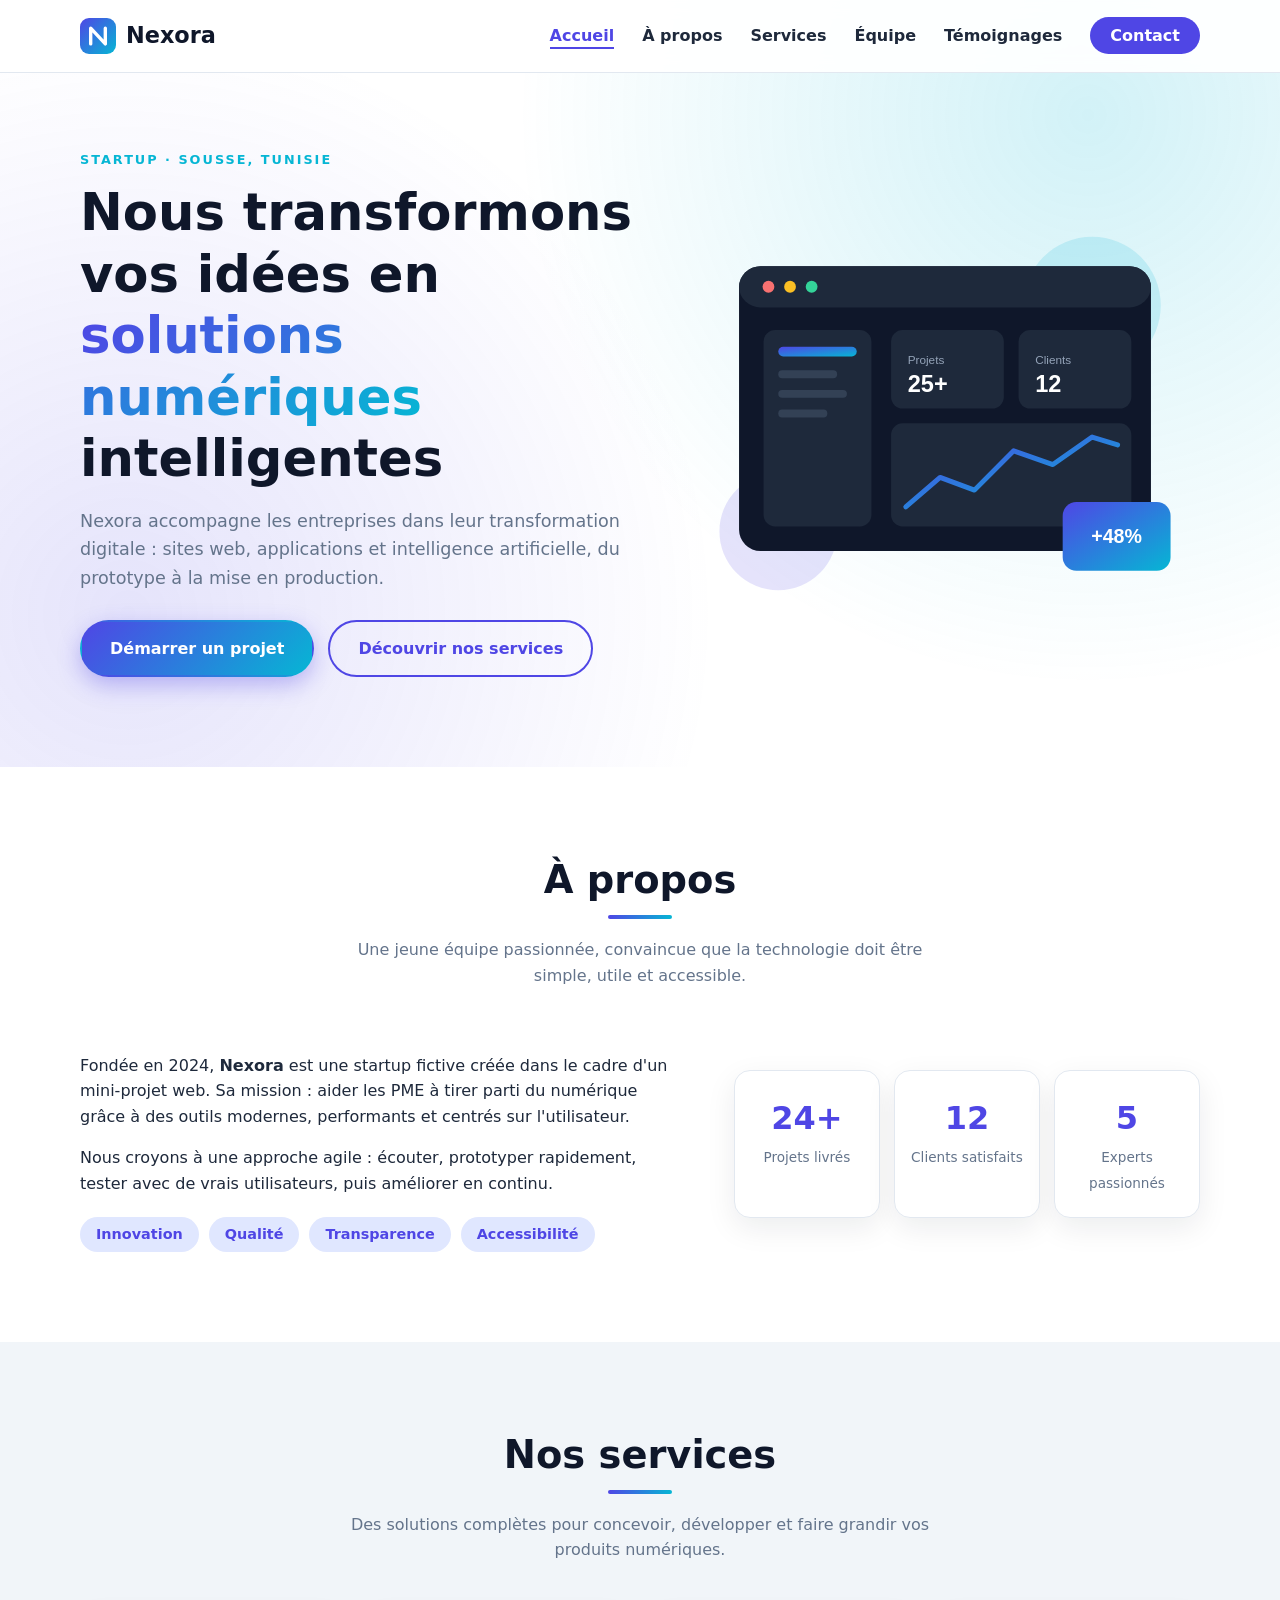
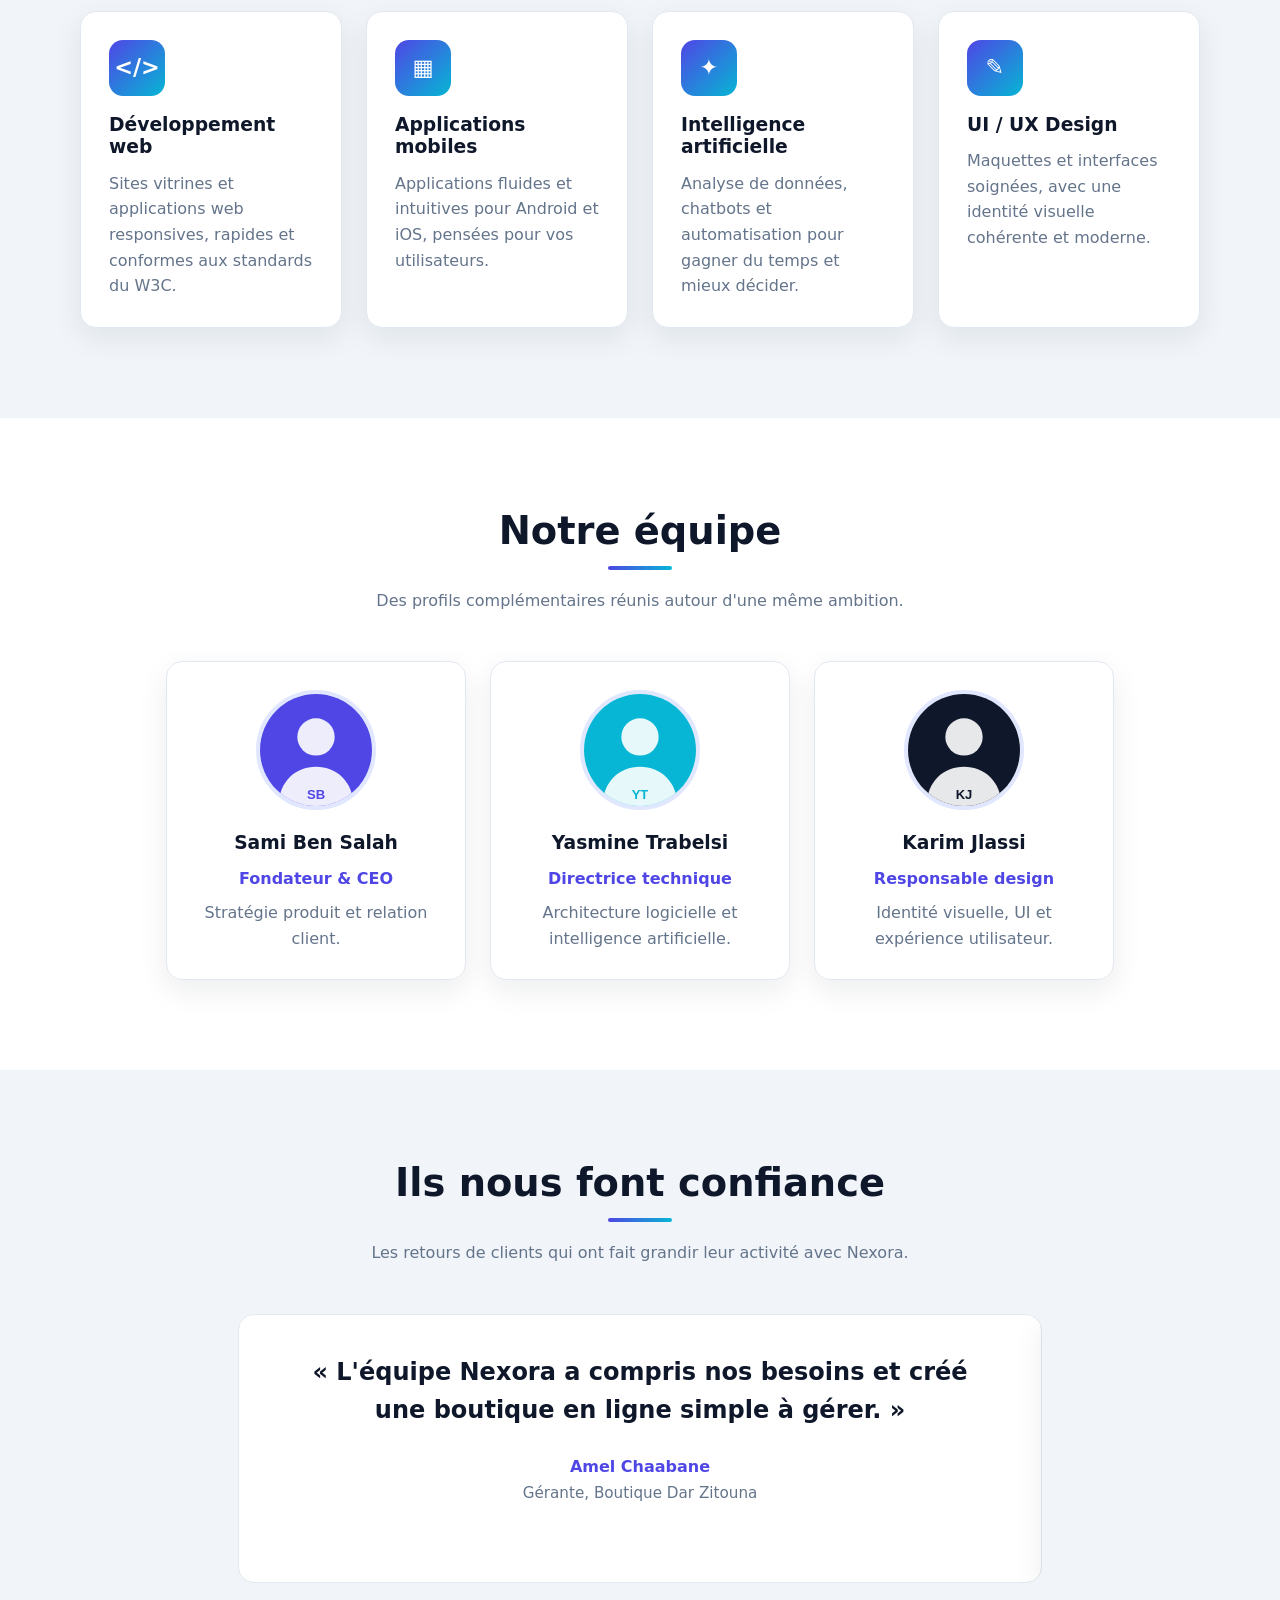
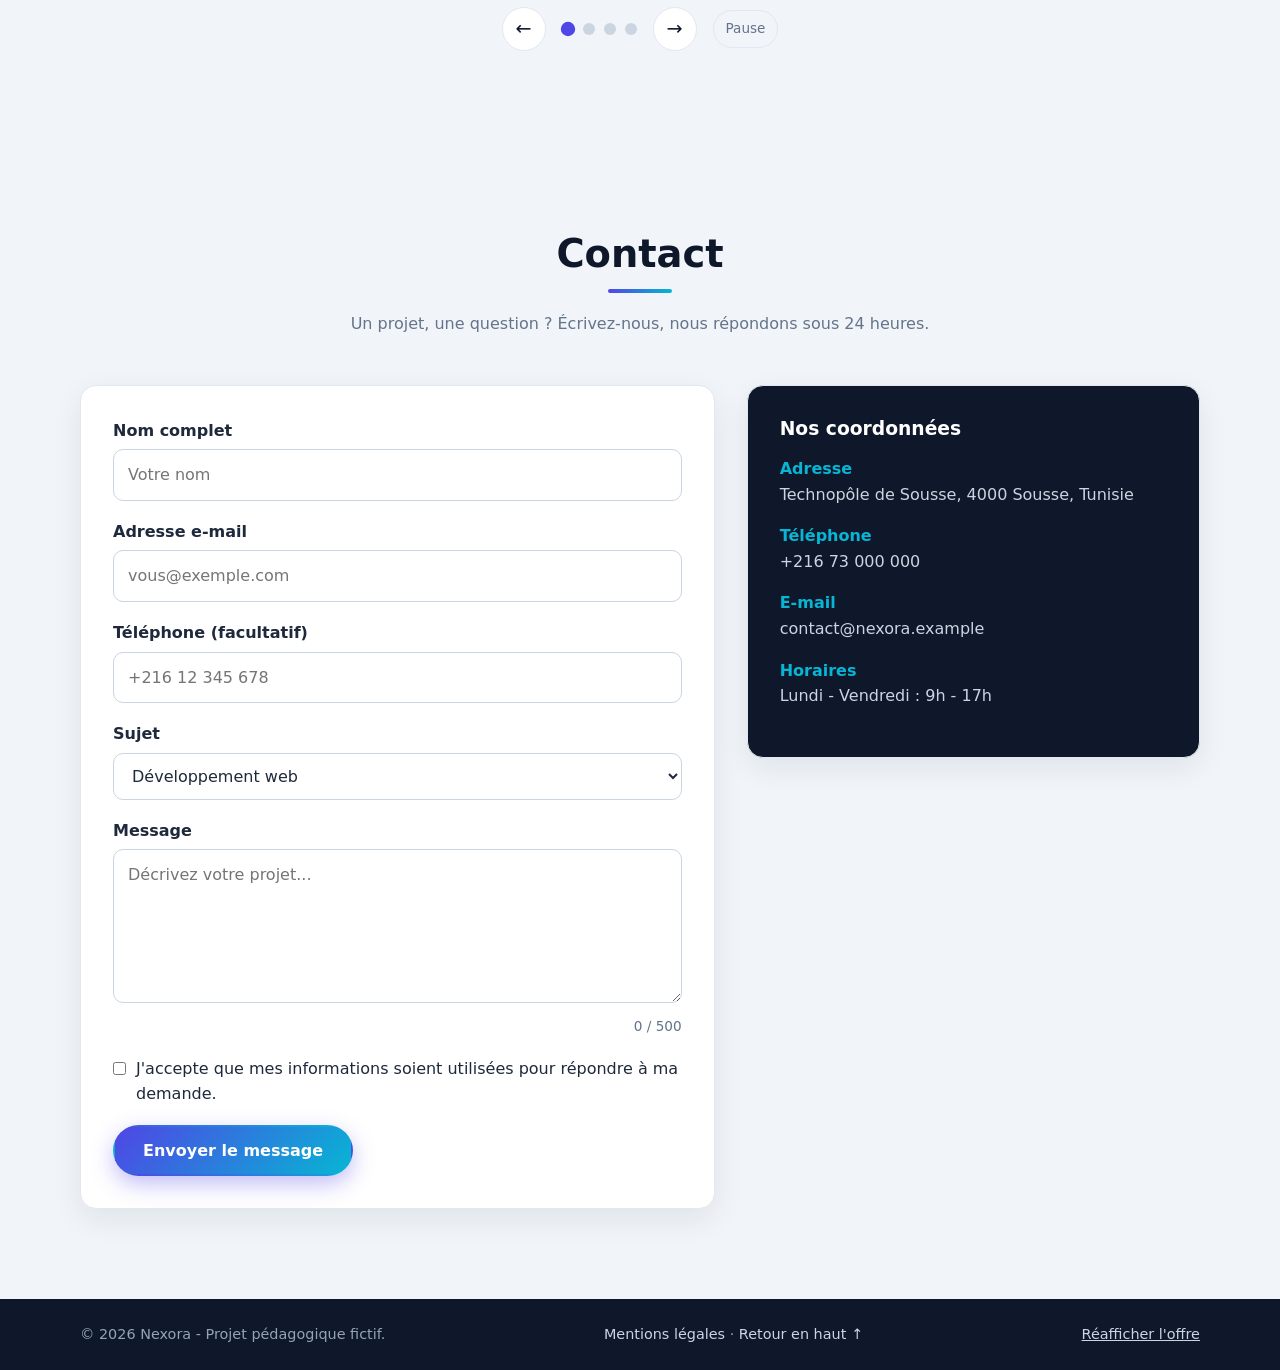
<file: index.html>
<!DOCTYPE html>
<html lang="fr">
<head>
  <meta charset="utf-8">
  <meta name="viewport" content="width=device-width, initial-scale=1">
  <meta name="description" content="Nexora, startup tunisienne de solutions numériques intelligentes : développement web, applications mobiles, IA et conseil.">
  <meta property="og:title" content="Nexora - Startup de solutions numériques">
  <meta property="og:description" content="Nexora accompagne les entreprises dans leur transformation digitale à Sousse, Tunisie.">
  <meta property="og:image" content="https://nerminekouki1.github.io/nexora-landing-page/images/hero.svg">
  <meta property="og:type" content="website">
  <link rel="canonical" href="https://nerminekouki1.github.io/nexora-landing-page/">
  <title>Nexora - Startup de solutions numériques</title>
  <link rel="icon" href="images/logo.svg" type="image/svg+xml">
  <link rel="stylesheet" href="style.css">
  <script>document.documentElement.classList.add('js');</script>
  <script type="application/ld+json">
  {
    "@context": "https://schema.org",
    "@type": "Organization",
    "name": "Nexora",
    "description": "Startup fictive de solutions numériques à Sousse, Tunisie.",
    "address": {
      "@type": "PostalAddress",
      "streetAddress": "Technopôle de Sousse",
      "postalCode": "4000",
      "addressLocality": "Sousse",
      "addressCountry": "TN"
    },
    "email": "contact@nexora.example",
    "telephone": "+216 73 000 000"
  }
  </script>
</head>
<body>
  <a href="#contenu-principal" class="skip-link">Aller au contenu principal</a>

  <header class="site-header">
    <div class="container bar">
      <a class="logo" href="#accueil">
        <img src="images/logo.svg" alt="" width="36" height="36">
        <span>Nexora</span>
      </a>
      <input type="checkbox" id="menu-toggle" class="menu-toggle" aria-label="Afficher le menu" aria-controls="main-menu">
      <label for="menu-toggle" class="burger" title="Menu"><span></span></label>
      <nav id="main-menu" class="main-nav" aria-label="Navigation principale">
        <ul>
          <li><a href="#accueil">Accueil</a></li>
          <li><a href="#apropos">À propos</a></li>
          <li><a href="#services">Services</a></li>
          <li><a href="#equipe">Équipe</a></li>
          <li><a href="#temoignages">Témoignages</a></li>
          <li><a class="btn-nav" href="#contact">Contact</a></li>
        </ul>
      </nav>
    </div>
  </header>

  <main id="contenu-principal">
    <section id="accueil" class="hero" aria-labelledby="titre-accueil">
      <div class="container hero-grid">
        <div class="hero-text">
          <p class="eyebrow">Startup · Sousse, Tunisie</p>
          <h1 id="titre-accueil">Nous transformons vos idées en <span class="accent">solutions numériques</span> intelligentes</h1>
          <p class="lead">Nexora accompagne les entreprises dans leur transformation digitale : sites web, applications et intelligence artificielle, du prototype à la mise en production.</p>
          <div class="actions">
            <a class="btn btn-primary" href="#contact">Démarrer un projet</a>
            <a class="btn btn-ghost" href="#services">Découvrir nos services</a>
          </div>
        </div>
        <div class="hero-visual" data-reveal>
          <img src="images/hero.svg" alt="Illustration d'un tableau de bord analytique" width="520" height="400">
        </div>
      </div>
    </section>

    <section id="apropos" class="section" aria-labelledby="titre-apropos" data-reveal>
      <div class="container">
        <h2 id="titre-apropos" class="section-title">À propos</h2>
        <p class="section-intro">Une jeune équipe passionnée, convaincue que la technologie doit être simple, utile et accessible.</p>
        <div class="about-grid">
          <div class="about-text">
            <p>Fondée en 2024, <strong>Nexora</strong> est une startup fictive créée dans le cadre d'un mini-projet web. Sa mission : aider les PME à tirer parti du numérique grâce à des outils modernes, performants et centrés sur l'utilisateur.</p>
            <p>Nous croyons à une approche agile : écouter, prototyper rapidement, tester avec de vrais utilisateurs, puis améliorer en continu.</p>
            <ul class="values">
              <li>Innovation</li>
              <li>Qualité</li>
              <li>Transparence</li>
              <li>Accessibilité</li>
            </ul>
          </div>
          <div class="stats" aria-label="Chiffres clés">
            <div class="stat"><strong data-count="25" data-suffix="+">25+</strong><span>Projets livrés</span></div>
            <div class="stat"><strong data-count="12">12</strong><span>Clients satisfaits</span></div>
            <div class="stat"><strong data-count="5">5</strong><span>Experts passionnés</span></div>
          </div>
        </div>
      </div>
    </section>

    <section id="services" class="section section-alt" aria-labelledby="titre-services" data-reveal>
      <div class="container">
        <h2 id="titre-services" class="section-title">Nos services</h2>
        <p class="section-intro">Des solutions complètes pour concevoir, développer et faire grandir vos produits numériques.</p>
        <div class="cards">
          <article class="card" data-reveal>
            <div class="icon" aria-hidden="true">&lt;/&gt;</div>
            <h3>Développement web</h3>
            <p>Sites vitrines et applications web responsives, rapides et conformes aux standards du W3C.</p>
          </article>
          <article class="card" data-reveal>
            <div class="icon" aria-hidden="true">&#9638;</div>
            <h3>Applications mobiles</h3>
            <p>Applications fluides et intuitives pour Android et iOS, pensées pour vos utilisateurs.</p>
          </article>
          <article class="card" data-reveal>
            <div class="icon" aria-hidden="true">&#10022;</div>
            <h3>Intelligence artificielle</h3>
            <p>Analyse de données, chatbots et automatisation pour gagner du temps et mieux décider.</p>
          </article>
          <article class="card" data-reveal>
            <div class="icon" aria-hidden="true">&#9998;</div>
            <h3>UI / UX Design</h3>
            <p>Maquettes et interfaces soignées, avec une identité visuelle cohérente et moderne.</p>
          </article>
        </div>
      </div>
    </section>

    <section id="equipe" class="section" aria-labelledby="titre-equipe" data-reveal>
      <div class="container">
        <h2 id="titre-equipe" class="section-title">Notre équipe</h2>
        <p class="section-intro">Des profils complémentaires réunis autour d'une même ambition.</p>
        <div class="cards team">
          <article class="card member" data-reveal>
            <img src="images/membre1.svg" alt="Portrait de Sami Ben Salah" width="120" height="120">
            <h3>Sami Ben Salah</h3>
            <p class="role">Fondateur &amp; CEO</p>
            <p>Stratégie produit et relation client.</p>
          </article>
          <article class="card member" data-reveal>
            <img src="images/membre2.svg" alt="Portrait de Yasmine Trabelsi" width="120" height="120">
            <h3>Yasmine Trabelsi</h3>
            <p class="role">Directrice technique</p>
            <p>Architecture logicielle et intelligence artificielle.</p>
          </article>
          <article class="card member" data-reveal>
            <img src="images/membre3.svg" alt="Portrait de Karim Jlassi" width="120" height="120">
            <h3>Karim Jlassi</h3>
            <p class="role">Responsable design</p>
            <p>Identité visuelle, UI et expérience utilisateur.</p>
          </article>
        </div>
      </div>
    </section>

    <section id="temoignages" class="section temoignages section-alt" aria-roledescription="carrousel" aria-label="Témoignages clients" data-reveal>
      <div class="container">
        <h2 id="titre-temoignages" class="section-title">Ils nous font confiance</h2>
        <p class="section-intro">Les retours de clients qui ont fait grandir leur activité avec Nexora.</p>
        <div class="carousel" role="group" aria-labelledby="titre-temoignages" tabindex="0">
          <div class="carousel-viewport">
            <div class="carousel-track">
              <div class="testimonial" role="group" aria-roledescription="diapositive" aria-label="1 sur 4">
                <blockquote>« L'équipe Nexora a compris nos besoins et créé une boutique en ligne simple à gérer. »</blockquote>
                <p class="testimonial-author"><strong>Amel Chaabane</strong><span>Gérante, Boutique Dar Zitouna</span></p>
              </div>
              <div class="testimonial" role="group" aria-roledescription="diapositive" aria-label="2 sur 4">
                <blockquote>« Notre nouvelle présence numérique nous permet de mieux présenter nos services et de gagner du temps. »</blockquote>
                <p class="testimonial-author"><strong>Walid Ben Amor</strong><span>Directeur, Sousse Conseil</span></p>
              </div>
              <div class="testimonial" role="group" aria-roledescription="diapositive" aria-label="3 sur 4">
                <blockquote>« Une collaboration fluide et une application mobile qui répond vraiment aux attentes de nos clients. »</blockquote>
                <p class="testimonial-author"><strong>Rim Gharbi</strong><span>Fondatrice, Green Market</span></p>
              </div>
              <div class="testimonial" role="group" aria-roledescription="diapositive" aria-label="4 sur 4">
                <blockquote>« Une équipe à l'écoute, des conseils concrets et un résultat soigné livré dans les délais. »</blockquote>
                <p class="testimonial-author"><strong>Hatem Karray</strong><span>Responsable, Atelier K</span></p>
              </div>
            </div>
          </div>
          <div class="carousel-controls">
            <button class="carousel-arrow carousel-prev" type="button" aria-label="Témoignage précédent">&#8592;</button>
            <div class="carousel-dots" aria-label="Choisir un témoignage"></div>
            <button class="carousel-arrow carousel-next" type="button" aria-label="Témoignage suivant">&#8594;</button>
            <button class="btn-pause" type="button" aria-label="Mettre en pause le carrousel">Pause</button>
          </div>
          <p class="visually-hidden carousel-status" aria-live="polite" aria-atomic="true"></p>
        </div>
      </div>
    </section>

    <section id="contact" class="section section-alt" aria-labelledby="titre-contact" data-reveal>
      <div class="container">
        <h2 id="titre-contact" class="section-title">Contact</h2>
        <p class="section-intro">Un projet, une question ? Écrivez-nous, nous répondons sous 24 heures.</p>
        <div class="contact-grid">
          <form class="contact-form" action="#" method="post">
            <div class="field">
              <label for="nom">Nom complet</label>
              <input type="text" id="nom" name="nom" placeholder="Votre nom" autocomplete="name" required minlength="3" aria-describedby="erreur-nom">
              <p class="error-message" id="erreur-nom" aria-live="polite"></p>
            </div>
            <div class="field">
              <label for="email">Adresse e-mail</label>
              <input type="email" id="email" name="email" placeholder="vous@exemple.com" autocomplete="email" required aria-describedby="erreur-email">
              <p class="error-message" id="erreur-email" aria-live="polite"></p>
            </div>
            <div class="field">
              <label for="telephone">Téléphone <span>(facultatif)</span></label>
              <input type="tel" id="telephone" name="telephone" placeholder="+216 12 345 678" autocomplete="tel" aria-describedby="erreur-telephone">
              <p class="error-message" id="erreur-telephone" aria-live="polite"></p>
            </div>
            <div class="field">
              <label for="sujet">Sujet</label>
              <select id="sujet" name="sujet">
                <option value="web">Développement web</option>
                <option value="mobile">Application mobile</option>
                <option value="ia">Intelligence artificielle</option>
                <option value="autre">Autre demande</option>
              </select>
            </div>
            <div class="field">
              <label for="message">Message</label>
              <textarea id="message" name="message" rows="5" placeholder="Décrivez votre projet..." required minlength="20" maxlength="500" aria-describedby="erreur-message compteur-message"></textarea>
              <p class="error-message" id="erreur-message" aria-live="polite"></p>
              <p class="character-counter" id="compteur-message" aria-live="polite">0 / 500</p>
            </div>
            <div class="field consent-field">
              <input type="checkbox" id="consent" name="consent" required aria-describedby="erreur-consent">
              <label for="consent">J'accepte que mes informations soient utilisées pour répondre à ma demande.</label>
              <p class="error-message" id="erreur-consent" aria-live="polite"></p>
            </div>
            <button type="submit" class="btn btn-primary">Envoyer le message</button>
            <p class="form-success" role="status" aria-live="polite" hidden></p>
          </form>
          <aside class="coords" aria-label="Coordonnées">
            <h3>Nos coordonnées</h3>
            <p><strong>Adresse</strong><br>Technopôle de Sousse, 4000 Sousse, Tunisie</p>
            <p><strong>Téléphone</strong><br>+216 73 000 000</p>
            <p><strong>E-mail</strong><br>contact@nexora.example</p>
            <p><strong>Horaires</strong><br>Lundi - Vendredi : 9h - 17h</p>
          </aside>
        </div>
      </div>
    </section>
  </main>

  <footer class="site-footer">
    <div class="container foot">
      <p>&copy; 2026 Nexora - Projet pédagogique fictif.</p>
      <p><a href="pages/mentions-legales.html">Mentions légales</a> · <a href="#accueil">Retour en haut ↑</a></p>
      <button id="btn-reafficher-offre" class="link-btn" type="button">Réafficher l'offre</button>
    </div>
  </footer>

  <dialog id="modal-offre" class="modal-offre" aria-labelledby="modal-titre">
    <button class="modal-close" type="button" aria-label="Fermer la boîte de dialogue">&times;</button>
    <p class="eyebrow">OFFRE DE LANCEMENT</p>
    <h3 id="modal-titre">Audit numérique gratuit</h3>
    <p>Faisons le point sur votre présence numérique et identifions ensemble des pistes concrètes pour votre projet.</p>
    <div class="modal-actions">
      <a class="btn btn-primary modal-reserve" href="#contact">Réserver mon audit</a>
      <button class="btn btn-ghost modal-later" type="button">Plus tard</button>
    </div>
  </dialog>

  <script type="module" src="js/main.js"></script>
</body>
</html>
</file>
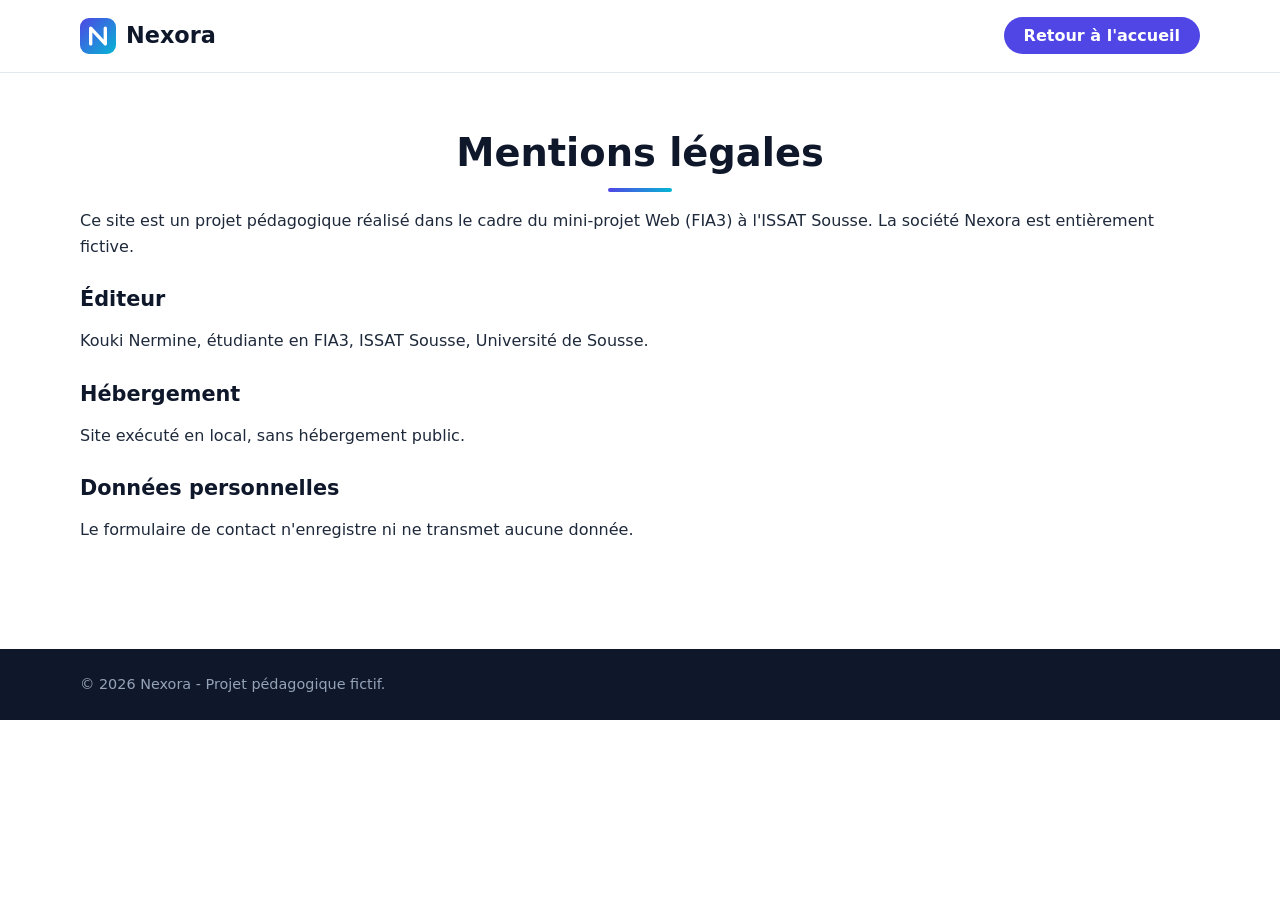
<file: pages/mentions-legales.html>
<!DOCTYPE html>
<html lang="fr">
<head>
  <meta charset="utf-8">
  <meta name="viewport" content="width=device-width, initial-scale=1">
  <title>Mentions légales - Nexora</title>
  <link rel="stylesheet" href="../style.css">
</head>
<body>
  <header class="site-header">
    <div class="container bar">
      <a class="logo" href="../index.html">
        <img src="../images/logo.svg" alt="" width="36" height="36">
        <span>Nexora</span>
      </a>
      <nav class="main-nav always" aria-label="Navigation principale">
        <ul>
          <li><a class="btn-nav" href="../index.html">Retour à l'accueil</a></li>
        </ul>
      </nav>
    </div>
  </header>
  <main class="section legal">
    <div class="container">
      <h1 class="section-title">Mentions légales</h1>
      <p>Ce site est un projet pédagogique réalisé dans le cadre du mini-projet Web (FIA3) à l'ISSAT Sousse. La société Nexora est entièrement fictive.</p>
      <h2>Éditeur</h2>
      <p>Kouki Nermine, étudiante en FIA3, ISSAT Sousse, Université de Sousse.</p>
      <h2>Hébergement</h2>
      <p>Site exécuté en local, sans hébergement public.</p>
      <h2>Données personnelles</h2>
      <p>Le formulaire de contact n'enregistre ni ne transmet aucune donnée.</p>
    </div>
  </main>
  <footer class="site-footer">
    <div class="container foot"><p>&copy; 2026 Nexora - Projet pédagogique fictif.</p></div>
  </footer>
</body>
</html>
</file>
<file: style.css>
/* ===== Charte graphique ===== */
:root {
  --bleu-nuit: #0f172a;
  --indigo: #4f46e5;
  --cyan: #06b6d4;
  --texte: #1e293b;
  --gris: #64748b;
  --fond: #ffffff;
  --fond-alt: #f1f5f9;
  --bordure: #e2e8f0;
  --rayon: 16px;
  --ombre: 0 10px 30px rgba(15, 23, 42, 0.08);
}

/* ===== Base ===== */
* { box-sizing: border-box; }
html { scroll-behavior: smooth; scroll-padding-top: 80px; }
body {
  margin: 0;
  font-family: "Segoe UI", system-ui, -apple-system, Roboto, Arial, sans-serif;
  color: var(--texte);
  background: var(--fond);
  line-height: 1.6;
}
img { max-width: 100%; height: auto; }
a { color: var(--indigo); text-decoration: none; }
h1, h2, h3 { line-height: 1.2; color: var(--bleu-nuit); margin: 0 0 12px; }
.container { width: min(1120px, 92%); margin: 0 auto; }

/* ===== Header fixe + navigation ===== */
.site-header {
  position: fixed; top: 0; left: 0; right: 0; z-index: 100;
  background: rgba(255, 255, 255, 0.92);
  backdrop-filter: blur(8px);
  border-bottom: 1px solid var(--bordure);
  transition: transform 0.35s ease;
}
.site-header.is-hidden { transform: translateY(-100%); }
.bar { display: flex; align-items: center; justify-content: space-between; height: 72px; }
.logo { display: flex; align-items: center; gap: 10px; font-size: 1.4rem; font-weight: 800; color: var(--bleu-nuit); }
.main-nav ul { display: flex; align-items: center; gap: 28px; list-style: none; margin: 0; padding: 0; }
.main-nav a { color: var(--texte); font-weight: 600; position: relative; transition: color 0.3s; }
.main-nav a:not(.btn-nav)::after {
  content: ""; position: absolute; left: 0; bottom: -4px; width: 0; height: 2px;
  background: var(--indigo); transition: width 0.3s;
}
.main-nav a:not(.btn-nav):hover { color: var(--indigo); }
.main-nav a:not(.btn-nav):hover::after { width: 100%; }
.btn-nav { background: var(--indigo); color: #fff !important; padding: 9px 20px; border-radius: 999px; transition: transform 0.3s, background 0.3s; }
.btn-nav:hover { background: #4338ca; transform: translateY(-2px); }

.menu-toggle { position: absolute; opacity: 0; pointer-events: none; }
.burger { display: none; width: 44px; height: 44px; cursor: pointer; align-items: center; justify-content: center; }
.burger span, .burger span::before, .burger span::after {
  display: block; width: 24px; height: 3px; background: var(--bleu-nuit); border-radius: 2px;
  position: relative; transition: transform 0.3s, background 0.3s;
}
.burger span::before, .burger span::after { content: ""; position: absolute; left: 0; }
.burger span::before { top: -8px; }
.burger span::after { top: 8px; }
.menu-toggle:checked + .burger span { background: transparent; }
.menu-toggle:checked + .burger span::before { transform: translateY(8px) rotate(45deg); }
.menu-toggle:checked + .burger span::after { transform: translateY(-8px) rotate(-45deg); }

/* ===== Boutons ===== */
.btn {
  display: inline-block; padding: 14px 28px; border-radius: 999px; font-weight: 700;
  border: 2px solid transparent; cursor: pointer; font-size: 1rem; font-family: inherit;
  transition: transform 0.3s, box-shadow 0.3s, background 0.3s;
}
.btn:hover { transform: translateY(-3px); }
.btn-primary { background: linear-gradient(135deg, var(--indigo), var(--cyan)); color: #fff; box-shadow: 0 8px 22px rgba(79, 70, 229, 0.35); animation: pulse 2.6s infinite; }
.btn-ghost { border-color: var(--indigo); color: var(--indigo); background: transparent; }
.btn-ghost:hover { background: var(--indigo); color: #fff; }

/* ===== Hero ===== */
.hero {
  padding: 150px 0 90px;
  background: radial-gradient(circle at 85% 15%, rgba(6, 182, 212, 0.18), transparent 45%),
              radial-gradient(circle at 10% 80%, rgba(79, 70, 229, 0.15), transparent 45%),
              var(--fond);
}
.hero-grid { display: grid; grid-template-columns: 1.1fr 1fr; gap: 48px; align-items: center; }
.eyebrow { text-transform: uppercase; letter-spacing: 2px; font-size: 0.8rem; font-weight: 700; color: var(--cyan); margin: 0 0 12px; }
.hero h1 { font-size: clamp(2rem, 4.5vw, 3.2rem); }
.accent { background: linear-gradient(135deg, var(--indigo), var(--cyan)); -webkit-background-clip: text; background-clip: text; color: transparent; }
.lead { font-size: 1.1rem; color: var(--gris); max-width: 52ch; }
.actions { display: flex; flex-wrap: wrap; gap: 14px; margin-top: 28px; }
.hero-text > * { animation: slideUp 0.8s ease both; }
.hero-text > *:nth-child(2) { animation-delay: 0.1s; }
.hero-text > *:nth-child(3) { animation-delay: 0.2s; }
.hero-text > *:nth-child(4) { animation-delay: 0.3s; }
.hero-visual img { display: block; margin: 0 auto; animation: float 5s ease-in-out infinite; }

/* ===== Sections ===== */
.section { padding: 90px 0; }
.section-alt { background: var(--fond-alt); }
.section-title { font-size: clamp(1.8rem, 3vw, 2.4rem); text-align: center; position: relative; padding-bottom: 16px; }
.section-title::after {
  content: ""; position: absolute; left: 50%; bottom: 0; width: 64px; height: 4px; margin-left: -32px;
  border-radius: 2px; background: linear-gradient(90deg, var(--indigo), var(--cyan));
}
.section-intro { text-align: center; color: var(--gris); max-width: 60ch; margin: 18px auto 48px; }

/* ===== À propos ===== */
.about-grid { display: grid; grid-template-columns: 1.3fr 1fr; gap: 48px; align-items: center; }
.values { display: flex; flex-wrap: wrap; gap: 10px; list-style: none; padding: 0; margin: 20px 0 0; }
.values li { padding: 6px 16px; border-radius: 999px; background: #e0e7ff; color: var(--indigo); font-weight: 600; font-size: 0.9rem; }
.stats { display: grid; grid-template-columns: repeat(3, 1fr); gap: 14px; }
.stat { background: var(--fond); border: 1px solid var(--bordure); border-radius: var(--rayon); padding: 22px 10px; text-align: center; box-shadow: var(--ombre); transition: transform 0.3s; }
.stat:hover { transform: translateY(-6px); }
.stat strong { display: block; font-size: 2rem; color: var(--indigo); }
.stat span { font-size: 0.85rem; color: var(--gris); }

/* ===== Cartes (services, équipe) ===== */
.cards { display: grid; grid-template-columns: repeat(auto-fit, minmax(240px, 1fr)); gap: 24px; }
.card {
  background: var(--fond); border: 1px solid var(--bordure); border-radius: var(--rayon);
  padding: 28px; box-shadow: var(--ombre);
  transition: transform 0.35s, box-shadow 0.35s, border-color 0.35s;
  animation: fadeIn 0.8s ease both;
}
.card:hover { transform: translateY(-8px); border-color: var(--indigo); box-shadow: 0 18px 40px rgba(79, 70, 229, 0.18); }
.card:nth-child(2) { animation-delay: 0.1s; }
.card:nth-child(3) { animation-delay: 0.2s; }
.card:nth-child(4) { animation-delay: 0.3s; }
.icon {
  width: 56px; height: 56px; border-radius: 14px; display: flex; align-items: center; justify-content: center;
  font-size: 1.4rem; font-weight: 700; color: #fff; margin-bottom: 18px;
  background: linear-gradient(135deg, var(--indigo), var(--cyan));
  transition: transform 0.4s;
}
.card:hover .icon { transform: rotate(-8deg) scale(1.1); }
.card p { color: var(--gris); margin: 0; }
.team { grid-template-columns: repeat(auto-fit, minmax(240px, 300px)); justify-content: center; }
.member { text-align: center; }
.member img { border-radius: 50%; border: 4px solid #e0e7ff; margin-bottom: 14px; }
.role { color: var(--indigo) !important; font-weight: 700; margin-bottom: 8px !important; }

/* ===== Contact ===== */
.contact-grid { display: grid; grid-template-columns: 1.4fr 1fr; gap: 32px; align-items: start; }
.contact-form, .coords { background: var(--fond); border: 1px solid var(--bordure); border-radius: var(--rayon); padding: 32px; box-shadow: var(--ombre); }
.field { margin-bottom: 18px; }
.field label { display: block; font-weight: 600; margin-bottom: 6px; }
.field input, .field select, .field textarea {
  width: 100%; padding: 12px 14px; border: 1px solid #cbd5e1; border-radius: 10px;
  font: inherit; color: var(--texte); background: #fff; transition: border-color 0.3s, box-shadow 0.3s;
}
.field input:focus, .field select:focus, .field textarea:focus {
  outline: none; border-color: var(--indigo); box-shadow: 0 0 0 4px rgba(79, 70, 229, 0.15);
}
.field textarea { resize: vertical; }
.coords { background: var(--bleu-nuit); color: #cbd5e1; }
.coords h3 { color: #fff; }
.coords strong { color: var(--cyan); }

/* ===== Footer ===== */
.site-footer { background: var(--bleu-nuit); color: #94a3b8; padding: 24px 0; font-size: 0.9rem; }
.site-footer a { color: #cbd5e1; }
.foot { display: flex; flex-wrap: wrap; justify-content: space-between; gap: 8px; }
.foot p { margin: 0; }

/* ===== Page mentions légales ===== */
.legal { padding-top: 130px; min-height: 70vh; }
.legal h2 { margin-top: 28px; font-size: 1.3rem; }

/* ===== Animations CSS ===== */
@keyframes slideUp { from { opacity: 0; transform: translateY(30px); } to { opacity: 1; transform: translateY(0); } }
@keyframes fadeIn { from { opacity: 0; transform: translateY(20px); } to { opacity: 1; transform: translateY(0); } }
@keyframes float { 0%, 100% { transform: translateY(0); } 50% { transform: translateY(-14px); } }
@keyframes pulse {
  0%, 100% { box-shadow: 0 8px 22px rgba(79, 70, 229, 0.35); }
  50% { box-shadow: 0 8px 34px rgba(6, 182, 212, 0.55); }
}
@media (prefers-reduced-motion: reduce) {
  * { animation: none !important; transition: none !important; }
  html { scroll-behavior: auto; }
}

/* ===== Responsive : tablette ===== */
@media (max-width: 900px) {
  .hero { padding-top: 120px; }
  .hero-grid, .about-grid, .contact-grid { grid-template-columns: 1fr; }
  .hero-visual { order: -1; }
  .hero-visual img { max-width: 360px; }
  .section { padding: 64px 0; }
}

/* ===== Responsive : mobile ===== */
@media (max-width: 700px) {
  .burger { display: flex; }
  .main-nav:not(.always) {
    display: none; position: absolute; top: 72px; left: 0; right: 0;
    background: #fff; border-bottom: 1px solid var(--bordure); padding: 16px 4%;
  }
  .menu-toggle:checked ~ .main-nav { display: block; animation: fadeIn 0.3s ease; }
  .main-nav:not(.always) ul { flex-direction: column; align-items: flex-start; gap: 16px; }
  .stats { grid-template-columns: 1fr; }
  .contact-form, .coords { padding: 22px; }
  .foot { flex-direction: column; text-align: center; }
}

/* ===== Accessibilité et progressive enhancement ===== */
.skip-link {
  position: fixed;
  top: 12px;
  left: 12px;
  z-index: 1000;
  padding: 10px 16px;
  color: #fff;
  background: var(--bleu-nuit);
  border-radius: 8px;
  transform: translateY(-160%);
  transition: transform 0.2s ease;
}
.skip-link:focus { transform: translateY(0); }
.menu-toggle:focus-visible + .burger { outline: 3px solid var(--indigo); outline-offset: 3px; }
.main-nav a.active:not(.btn-nav) { color: var(--indigo); }
.main-nav a.active:not(.btn-nav)::after { width: 100%; }
.visually-hidden {
  position: absolute;
  width: 1px;
  height: 1px;
  padding: 0;
  margin: -1px;
  overflow: hidden;
  clip: rect(0, 0, 0, 0);
  white-space: nowrap;
  border: 0;
}

/* ===== Révélation au défilement ===== */
html.js [data-reveal] {
  opacity: 0;
  transform: translateY(24px);
  transition: opacity 0.6s ease, transform 0.6s ease;
}
html.js [data-reveal].is-visible { opacity: 1; transform: translateY(0); }
.card[data-reveal] { animation: none; }

/* ===== Carrousel de témoignages ===== */
.carousel {
  max-width: 820px;
  margin: 0 auto;
  padding: 0 8px;
  outline-offset: 6px;
}
.carousel-viewport { overflow: hidden; border-radius: var(--rayon); }
.carousel-track {
  display: flex;
  transition: transform 0.4s ease-in-out;
  will-change: transform;
}
.testimonial {
  flex: 0 0 100%;
  min-width: 0;
  padding: 38px clamp(22px, 6vw, 64px);
  text-align: center;
  background: var(--fond);
  border: 1px solid var(--bordure);
  border-radius: var(--rayon);
  box-shadow: var(--ombre);
}
.testimonial blockquote {
  margin: 0 auto 24px;
  max-width: 60ch;
  color: var(--bleu-nuit);
  font-size: clamp(1.15rem, 2.4vw, 1.5rem);
  font-weight: 600;
}
.testimonial-author { display: grid; gap: 2px; margin: 0; }
.testimonial-author strong { color: var(--indigo); }
.testimonial-author span { color: var(--gris); font-size: 0.95rem; }
.carousel-controls {
  display: flex;
  align-items: center;
  justify-content: center;
  gap: 16px;
  margin-top: 24px;
}
.carousel-arrow {
  display: inline-grid;
  width: 44px;
  height: 44px;
  place-items: center;
  border: 1px solid var(--bordure);
  border-radius: 50%;
  color: var(--bleu-nuit);
  background: #fff;
  font: inherit;
  font-size: 1.2rem;
  cursor: pointer;
  transition: color 0.2s, background 0.2s, border-color 0.2s;
}
.carousel-arrow:hover, .carousel-arrow:focus-visible {
  color: #fff;
  border-color: var(--indigo);
  background: var(--indigo);
}
.carousel-dots { display: flex; align-items: center; gap: 9px; }
.dot {
  width: 12px;
  height: 12px;
  padding: 0;
  border: 0;
  border-radius: 50%;
  background: #cbd5e1;
  cursor: pointer;
}
.dot[aria-current="true"] { background: var(--indigo); transform: scale(1.2); }
.btn-pause {
  padding: 7px 12px;
  border: 1px solid var(--bordure);
  border-radius: 999px;
  color: var(--gris);
  background: transparent;
  font: inherit;
  font-size: 0.85rem;
  cursor: pointer;
}
.btn-pause:hover, .btn-pause:focus-visible { color: var(--indigo); border-color: var(--indigo); }
html:not(.js) .carousel-viewport { overflow: visible; }
html:not(.js) .carousel-track { display: grid; gap: 16px; }
html:not(.js) .carousel-controls { display: none; }
html:not(.js) .testimonial { min-height: 100%; }

/* ===== Validation accessible du formulaire ===== */
.field [aria-invalid="true"] { border-color: #dc2626; }
.field [aria-invalid="true"]:focus {
  border-color: #dc2626;
  box-shadow: 0 0 0 4px rgba(220, 38, 38, 0.15);
}
.error-message { min-height: 0; margin: 4px 0 0; color: #b91c1c; font-size: 0.875rem; }
.error-message:empty { display: none; }
.character-counter { margin: 5px 0 0; color: var(--gris); text-align: right; font-size: 0.85rem; }
.consent-field {
  display: grid;
  grid-template-columns: auto 1fr;
  align-items: start;
  gap: 6px 10px;
}
.consent-field input { width: auto; margin: 6px 0 0; }
.consent-field label { margin: 0; font-weight: 400; }
.consent-field .error-message { grid-column: 2; }
.form-success {
  margin: 18px 0 0;
  padding: 12px 16px;
  border: 1px solid #86efac;
  border-radius: 10px;
  color: #166534;
  background: #f0fdf4;
}
.contact-form button:disabled { cursor: wait; opacity: 0.7; }

/* ===== Dialogue de l'offre ===== */
.modal-offre {
  position: fixed;
  width: min(520px, calc(100% - 32px));
  max-width: none;
  max-height: min(90vh, 680px);
  padding: clamp(28px, 6vw, 48px);
  overflow: auto;
  border: 0;
  border-radius: 24px;
  color: var(--texte);
  background: #fff;
  box-shadow: 0 24px 80px rgba(15, 23, 42, 0.25);
}
.modal-offre[open] { animation: modalEnter 0.28s ease both; }
.modal-offre::backdrop {
  background: rgba(15, 23, 42, 0.6);
  backdrop-filter: blur(4px);
}
.modal-offre .eyebrow { margin: 0 0 10px; }
.modal-offre h3 { padding-right: 28px; font-size: clamp(1.6rem, 4vw, 2rem); }
.modal-offre > p:not(.eyebrow) { color: var(--gris); }
.modal-close {
  position: absolute;
  top: 14px;
  right: 16px;
  display: grid;
  width: 40px;
  height: 40px;
  place-items: center;
  border: 0;
  border-radius: 50%;
  color: var(--gris);
  background: transparent;
  font: inherit;
  font-size: 1.8rem;
  line-height: 1;
  cursor: pointer;
}
.modal-close:hover, .modal-close:focus-visible { color: var(--bleu-nuit); background: var(--fond-alt); }
.modal-actions { display: flex; flex-wrap: wrap; gap: 12px; margin-top: 26px; }
.modal-actions .btn { text-align: center; }
.link-btn {
  padding: 0;
  border: 0;
  color: #cbd5e1;
  background: transparent;
  font: inherit;
  text-decoration: underline;
  cursor: pointer;
}
.link-btn:hover, .link-btn:focus-visible { color: #fff; }
@keyframes modalEnter {
  from { opacity: 0; transform: scale(0.96) translateY(8px); }
  to { opacity: 1; transform: scale(1) translateY(0); }
}

@media (prefers-reduced-motion: reduce) {
  html.js [data-reveal],
  .carousel-track,
  .skip-link,
  .modal-offre[open] { transition: none !important; animation: none !important; }
  html.js [data-reveal] { opacity: 1; transform: none; }
  .site-header { transition: none; }
}

@media (max-width: 700px) {
  .carousel-controls { gap: 10px; }
  .btn-pause { padding: 6px 9px; }
  .modal-actions { flex-direction: column; }
}
</file>
